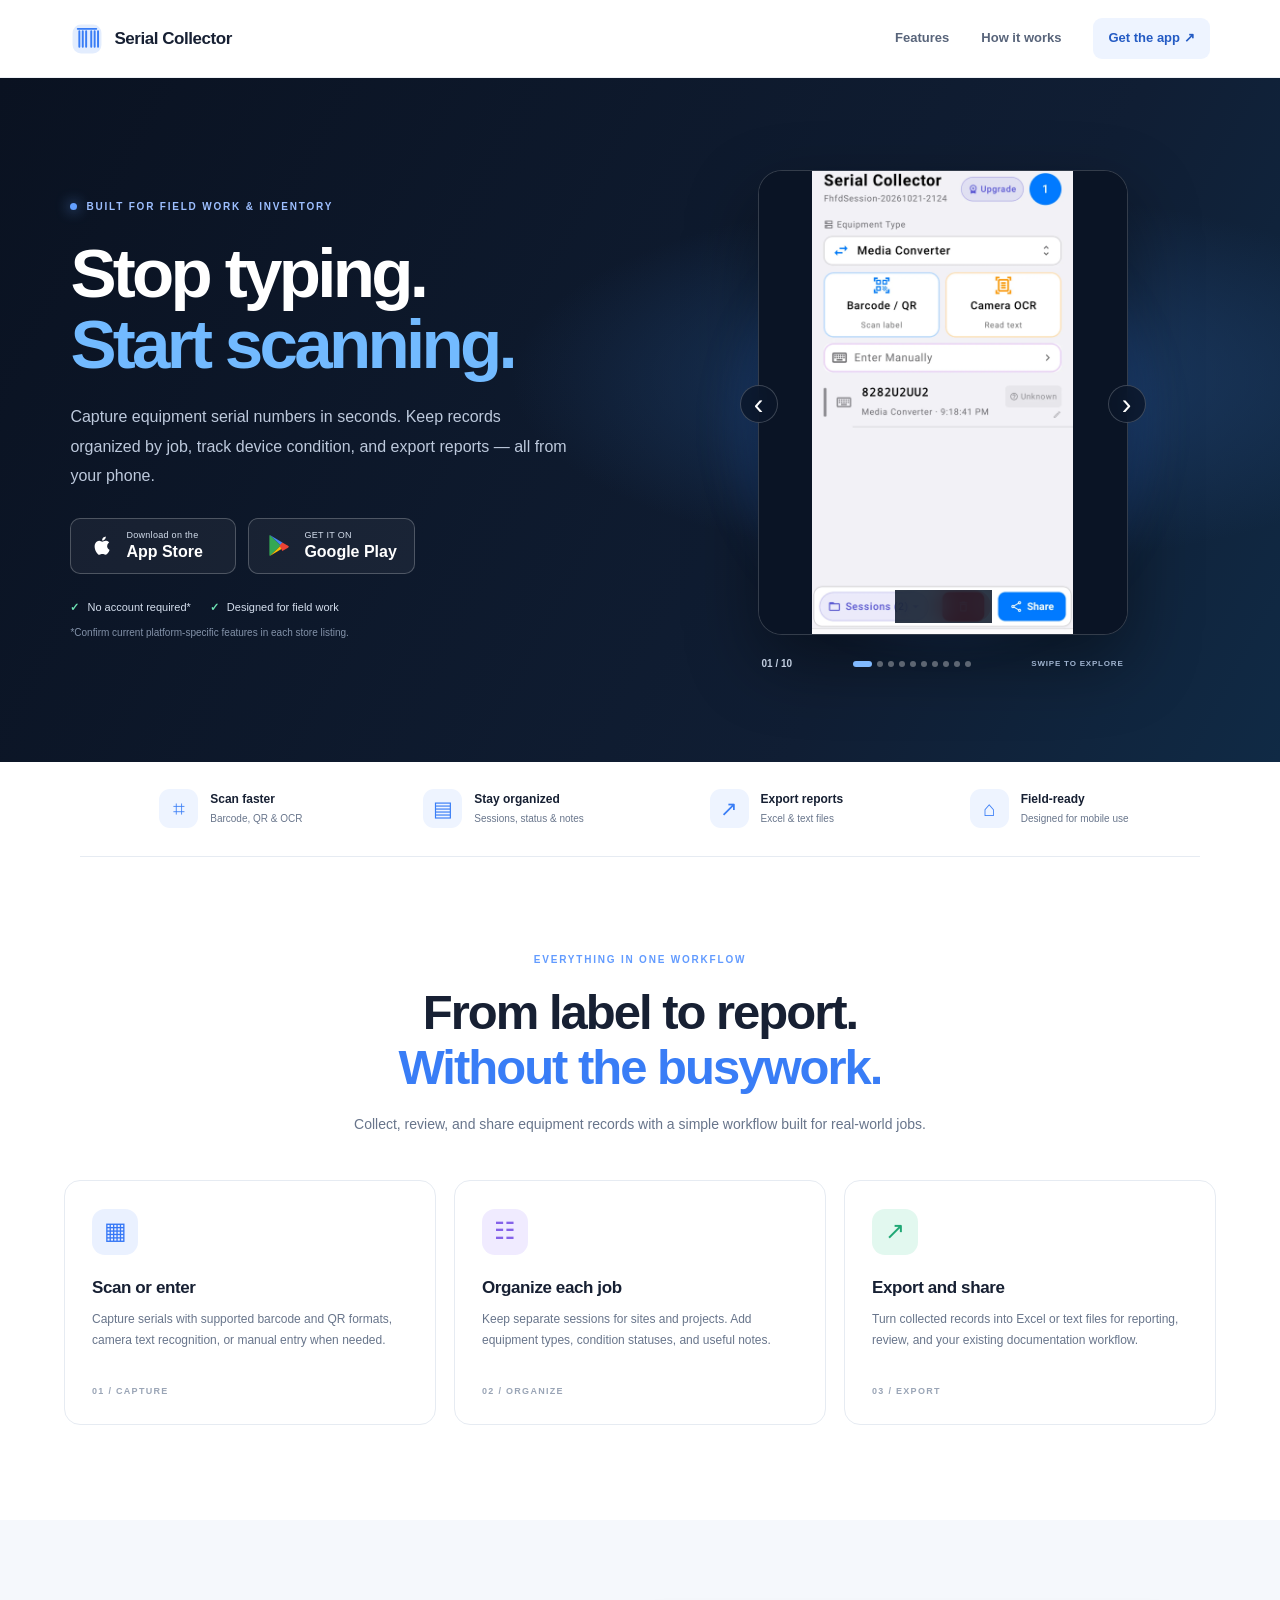
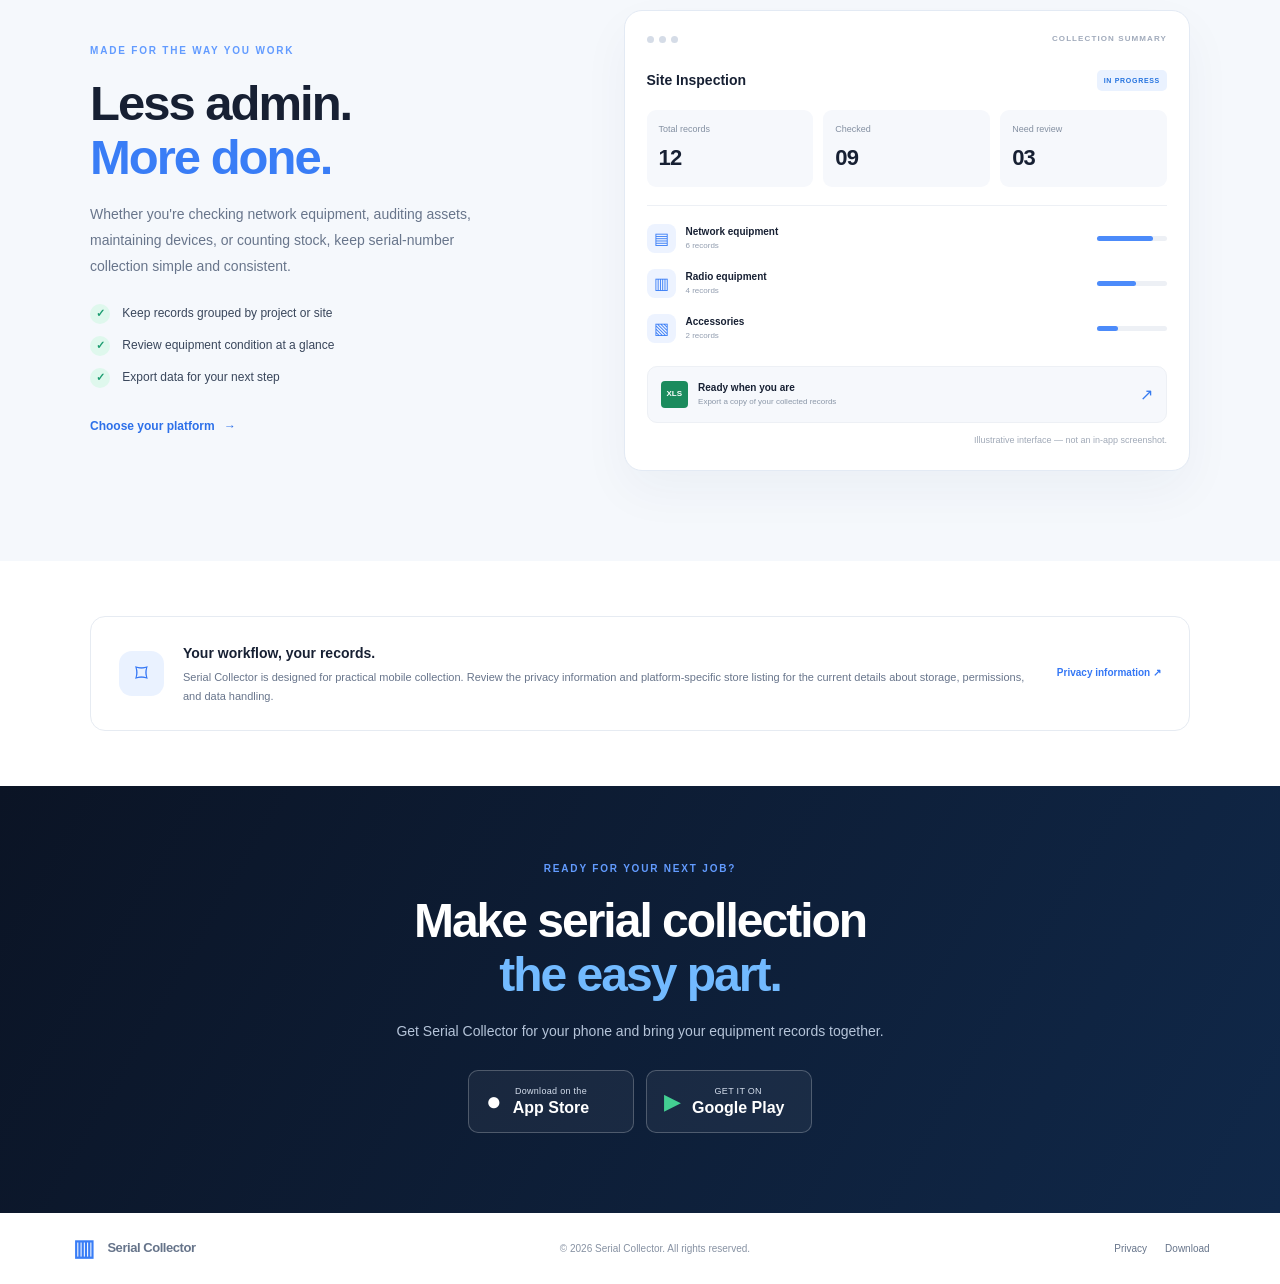
<file: index.html>
<!doctype html>
<html lang="en">
<head>
  <meta charset="utf-8">
  <meta name="viewport" content="width=device-width, initial-scale=1">
  <title>Serial Collector — Stop Typing. Start Scanning.</title>
  <meta name="description" content="Capture equipment serial numbers with barcode and QR scanning, camera OCR, and manual entry. Organize records and export reports with Serial Collector for iPhone and Android.">
  <meta name="theme-color" content="#0b1220">
  <link rel="canonical" href="https://YOUR-SITE-NAME.netlify.app/">
  <link rel="icon" type="image/svg+xml" href="assets/favicon.svg">
  <link rel="stylesheet" href="styles.css">
  <meta property="og:type" content="website">
  <meta property="og:site_name" content="Serial Collector">
  <meta property="og:title" content="Serial Collector — Stop Typing. Start Scanning.">
  <meta property="og:description" content="Capture serial numbers, organize equipment records, and export reports from your phone.">
  <meta property="og:url" content="https://YOUR-SITE-NAME.netlify.app/">
  <meta property="og:image" content="https://YOUR-SITE-NAME.netlify.app/assets/og-image.svg">
  <meta name="twitter:card" content="summary_large_image">
  <meta name="twitter:title" content="Serial Collector — Stop Typing. Start Scanning.">
  <meta name="twitter:description" content="Capture serial numbers, organize equipment records, and export reports from your phone.">
  <meta name="twitter:image" content="https://YOUR-SITE-NAME.netlify.app/assets/og-image.svg">
  <script type="application/ld+json">
  {
    "@context": "https://schema.org",
    "@type": "SoftwareApplication",
    "name": "Serial Collector",
    "applicationCategory": "BusinessApplication",
    "operatingSystem": "iOS, Android",
    "description": "Capture and organize equipment serial numbers using barcode and QR scanning, OCR, and manual entry.",
    "installUrl": [
      "https://apps.apple.com/vn/app/serial-collector/id6761130114?l=vi",
      "https://play.google.com/store/apps/details?id=com.tien.serialcollectorandroid"
    ]
  }
  </script>
</head>
<body>
  <header class="site-header">
    <a class="brand" href="#" aria-label="Serial Collector home">
      <span class="brand-mark" aria-hidden="true"><svg viewBox="0 0 40 40"><rect x="3" y="3" width="34" height="34" rx="10" fill="currentColor" opacity=".14"/><path d="M11 11v18M15 11v18M19 11v18M25 11v18M29 11v18M33 11v18" stroke="currentColor" stroke-width="2.3" stroke-linecap="round"/><path d="M9 8h22" stroke="currentColor" stroke-width="2" stroke-linecap="round"/></svg></span>
      <span>Serial Collector</span>
    </a>
    <nav><a href="#features">Features</a><a href="#workflow">How it works</a><a href="#download" class="nav-cta">Get the app <span aria-hidden="true">↗</span></a></nav>
  </header>

  <main>
    <section class="hero">
      <div class="hero-copy">
        <div class="eyebrow"><span class="eyebrow-dot"></span> BUILT FOR FIELD WORK & INVENTORY</div>
        <h1>Stop typing.<br><span>Start scanning.</span></h1>
        <p class="hero-lede">Capture equipment serial numbers in seconds. Keep records organized by job, track device condition, and export reports — all from your phone.</p>
        <div class="store-buttons" id="download">
          <a class="store-button apple" href="https://apps.apple.com/vn/app/serial-collector/id6761130114?l=vi" target="_blank" rel="noopener noreferrer" data-store="ios">
            <svg viewBox="0 0 24 24" aria-hidden="true"><path fill="currentColor" d="M17.05 12.54c-.02-2.06 1.68-3.05 1.76-3.1-.96-1.4-2.45-1.6-2.98-1.62-1.27-.13-2.49.75-3.14.75-.66 0-1.65-.73-2.72-.71-1.39.02-2.68.82-3.39 2.08-1.45 2.52-.37 6.23 1.02 8.27.68 1 1.49 2.12 2.56 2.08 1.03-.04 1.42-.67 2.67-.67s1.6.67 2.7.65c1.12-.02 1.82-1.01 2.48-2.02.79-1.15 1.11-2.28 1.13-2.34-.03-.01-2.16-.83-2.19-3.37ZM14.98 6.47c.56-.68.94-1.61.83-2.54-.81.04-1.82.54-2.4 1.22-.52.6-.98 1.55-.86 2.46.91.07 1.86-.46 2.43-1.14Z"/></svg>
            <span><small>Download on the</small><strong>App Store</strong></span>
          </a>
          <a class="store-button google" href="https://play.google.com/store/apps/details?id=com.tien.serialcollectorandroid" target="_blank" rel="noopener noreferrer" data-store="android">
            <svg viewBox="0 0 24 24" aria-hidden="true"><path fill="#34A853" d="M3.4 2.7 13.2 12 3.4 21.3c-.3-.3-.4-.7-.4-1.2V3.9c0-.5.1-.9.4-1.2Z"/><path fill="#4285F4" d="m3.4 2.7 11.1 6.6-1.3 2.7L3.4 2.7Z"/><path fill="#FBBC04" d="m3.4 21.3 11.1-6.6-1.3-2.7-9.8 9.3Z"/><path fill="#EA4335" d="m14.5 9.3 5.1 3c.9.5.9 1.1 0 1.6l-5.1 3-2.5-4.9 2.5-2.7Z"/></svg>
            <span><small>GET IT ON</small><strong>Google Play</strong></span>
          </a>
        </div>
        <div class="trust-row"><span><i>✓</i> No account required*</span><span><i>✓</i> Designed for field work</span></div>
        <p class="fine-print">*Confirm current platform-specific features in each store listing.</p>
      </div>
      <div class="hero-visual screenshot-hero" aria-label="Real Serial Collector app screenshots">
        <div class="visual-glow"></div>
        <div class="screenshot-carousel" role="region" aria-roledescription="carousel" aria-label="Serial Collector app screenshots" tabindex="0">
          <div class="screenshot-track">
          <div class="screenshot-slide is-active" data-slide="0" aria-hidden="false">
            <img src="assets/screenshots/screenshot-01.webp" alt="Serial Collector home screen" loading="eager" width="1080" height="1920">
            <span class="screenshot-caption">Collect serials</span>
          </div>
          <div class="screenshot-slide" data-slide="1" aria-hidden="true" hidden>
            <img src="assets/screenshots/screenshot-02.webp" alt="Barcode scanning screen" loading="lazy" width="1080" height="1920">
            <span class="screenshot-caption">Scan a barcode</span>
          </div>
          <div class="screenshot-slide" data-slide="2" aria-hidden="true" hidden>
            <img src="assets/screenshots/screenshot-03.webp" alt="Camera OCR text recognition screen" loading="lazy" width="1080" height="1920">
            <span class="screenshot-caption">Read printed text</span>
          </div>
          <div class="screenshot-slide" data-slide="3" aria-hidden="true" hidden>
            <img src="assets/screenshots/screenshot-04.webp" alt="Manual serial entry screen" loading="lazy" width="1080" height="1920">
            <span class="screenshot-caption">Enter a serial manually</span>
          </div>
          <div class="screenshot-slide" data-slide="4" aria-hidden="true" hidden>
            <img src="assets/screenshots/screenshot-07.webp" alt="Equipment type management screen" loading="lazy" width="1080" height="1920">
            <span class="screenshot-caption">Organize equipment</span>
          </div>
          <div class="screenshot-slide" data-slide="5" aria-hidden="true" hidden>
            <img src="assets/screenshots/screenshot-12.webp" alt="Equipment type search screen" loading="lazy" width="1080" height="1920">
            <span class="screenshot-caption">Find equipment types</span>
          </div>
          <div class="screenshot-slide" data-slide="6" aria-hidden="true" hidden>
            <img src="assets/screenshots/screenshot-08.webp" alt="Create a collection session screen" loading="lazy" width="1080" height="1920">
            <span class="screenshot-caption">Create a session</span>
          </div>
          <div class="screenshot-slide" data-slide="7" aria-hidden="true" hidden>
            <img src="assets/screenshots/screenshot-09.webp" alt="Saved collection sessions screen" loading="lazy" width="1080" height="1920">
            <span class="screenshot-caption">Switch between sessions</span>
          </div>
          <div class="screenshot-slide" data-slide="8" aria-hidden="true" hidden>
            <img src="assets/screenshots/screenshot-06.webp" alt="Export options for Excel and text files" loading="lazy" width="1080" height="1920">
            <span class="screenshot-caption">Export your records</span>
          </div>
          <div class="screenshot-slide" data-slide="9" aria-hidden="true" hidden>
            <img src="assets/screenshots/screenshot-05.webp" alt="Collected serial numbers grouped by equipment type" loading="lazy" width="1080" height="1920">
            <span class="screenshot-caption">Review collected serials</span>
          </div>
          </div>
          <button class="carousel-arrow carousel-prev" type="button" aria-label="Previous screenshot">‹</button>
          <button class="carousel-arrow carousel-next" type="button" aria-label="Next screenshot">›</button>
          <div class="carousel-bottom">
            <span class="carousel-count" aria-live="polite">01 / 10</span>
            <div class="carousel-dots" role="group" aria-label="Choose a screenshot">
              <button type="button" class="carousel-dot is-active" data-go-to="0" aria-label="Show screenshot 1" aria-current="true"></button>
              <button type="button" class="carousel-dot" data-go-to="1" aria-label="Show screenshot 2" aria-current="false"></button>
              <button type="button" class="carousel-dot" data-go-to="2" aria-label="Show screenshot 3" aria-current="false"></button>
              <button type="button" class="carousel-dot" data-go-to="3" aria-label="Show screenshot 4" aria-current="false"></button>
              <button type="button" class="carousel-dot" data-go-to="4" aria-label="Show screenshot 5" aria-current="false"></button>
              <button type="button" class="carousel-dot" data-go-to="5" aria-label="Show screenshot 6" aria-current="false"></button>
              <button type="button" class="carousel-dot" data-go-to="6" aria-label="Show screenshot 7" aria-current="false"></button>
              <button type="button" class="carousel-dot" data-go-to="7" aria-label="Show screenshot 8" aria-current="false"></button>
              <button type="button" class="carousel-dot" data-go-to="8" aria-label="Show screenshot 9" aria-current="false"></button>
              <button type="button" class="carousel-dot" data-go-to="9" aria-label="Show screenshot 10" aria-current="false"></button>
            </div>
            <span class="carousel-hint">SWIPE TO EXPLORE</span>
          </div>
        </div>
      </div>
    </section>

    <section class="proof-strip" aria-label="Key benefits">
      <div><span class="proof-icon">⌗</span><span><b>Scan faster</b><small>Barcode, QR & OCR</small></span></div>
      <div><span class="proof-icon">▤</span><span><b>Stay organized</b><small>Sessions, status & notes</small></span></div>
      <div><span class="proof-icon">↗</span><span><b>Export reports</b><small>Excel & text files</small></span></div>
      <div><span class="proof-icon">⌂</span><span><b>Field-ready</b><small>Designed for mobile use</small></span></div>
    </section>

    <section class="section features-section" id="features">
      <div class="section-heading"><div class="eyebrow">EVERYTHING IN ONE WORKFLOW</div><h2>From label to report.<br><span>Without the busywork.</span></h2><p>Collect, review, and share equipment records with a simple workflow built for real-world jobs.</p></div>
      <div class="feature-grid">
        <article class="feature-card"><div class="feature-icon blue">▦</div><h3>Scan or enter</h3><p>Capture serials with supported barcode and QR formats, camera text recognition, or manual entry when needed.</p><span class="feature-number">01 / CAPTURE</span></article>
        <article class="feature-card"><div class="feature-icon violet">☷</div><h3>Organize each job</h3><p>Keep separate sessions for sites and projects. Add equipment types, condition statuses, and useful notes.</p><span class="feature-number">02 / ORGANIZE</span></article>
        <article class="feature-card"><div class="feature-icon green">↗</div><h3>Export and share</h3><p>Turn collected records into Excel or text files for reporting, review, and your existing documentation workflow.</p><span class="feature-number">03 / EXPORT</span></article>
      </div>
    </section>

    <section class="workflow-section" id="workflow">
      <div class="workflow-copy"><div class="eyebrow">MADE FOR THE WAY YOU WORK</div><h2>Less admin.<br><span>More done.</span></h2><p>Whether you're checking network equipment, auditing assets, maintaining devices, or counting stock, keep serial-number collection simple and consistent.</p><ul><li><span>✓</span> Keep records grouped by project or site</li><li><span>✓</span> Review equipment condition at a glance</li><li><span>✓</span> Export data for your next step</li></ul><a class="text-link" href="#download">Choose your platform <span>→</span></a></div>
      <div class="workflow-panel"><div class="panel-top"><span class="panel-dot"></span><span class="panel-dot"></span><span class="panel-dot"></span><span class="panel-caption">COLLECTION SUMMARY</span></div><div class="summary-title">Site Inspection <span class="summary-badge">IN PROGRESS</span></div><div class="summary-metrics"><div><small>Total records</small><b>12</b></div><div><small>Checked</small><b>09</b></div><div><small>Need review</small><b>03</b></div></div><div class="summary-divider"></div><div class="summary-row"><span class="summary-symbol">▤</span><span><b>Network equipment</b><small>6 records</small></span><span class="summary-bar"><i style="width:80%"></i></span></div><div class="summary-row"><span class="summary-symbol">▥</span><span><b>Radio equipment</b><small>4 records</small></span><span class="summary-bar"><i style="width:55%"></i></span></div><div class="summary-row"><span class="summary-symbol">▧</span><span><b>Accessories</b><small>2 records</small></span><span class="summary-bar"><i style="width:30%"></i></span></div><div class="export-note"><span class="export-file">XLS</span><span><b>Ready when you are</b><small>Export a copy of your collected records</small></span><span class="export-arrow">↗</span></div><p class="illustration-note">Illustrative interface — not an in-app screenshot.</p></div>
    </section>

    <section class="privacy-section"><div class="privacy-symbol">⌑</div><div><h3>Your workflow, your records.</h3><p>Serial Collector is designed for practical mobile collection. Review the privacy information and platform-specific store listing for the current details about storage, permissions, and data handling.</p></div><a href="privacy.html" class="privacy-link">Privacy information ↗</a></section>

    <section class="final-cta"><div class="eyebrow">READY FOR YOUR NEXT JOB?</div><h2>Make serial collection<br><span>the easy part.</span></h2><p>Get Serial Collector for your phone and bring your equipment records together.</p><div class="store-buttons centered"><a class="store-button apple" href="https://apps.apple.com/vn/app/serial-collector/id6761130114?l=vi" target="_blank" rel="noopener noreferrer" data-store="ios"><span class="store-letter">●</span><span><small>Download on the</small><strong>App Store</strong></span></a><a class="store-button google" href="https://play.google.com/store/apps/details?id=com.tien.serialcollectorandroid" target="_blank" rel="noopener noreferrer" data-store="android"><span class="play-triangle">▶</span><span><small>GET IT ON</small><strong>Google Play</strong></span></a></div></section>
  </main>

  <footer class="site-footer"><a class="brand footer-brand" href="#"><span class="brand-mark">▥</span><span>Serial Collector</span></a><span>© <span id="year"></span> Serial Collector. All rights reserved.</span><div><a href="privacy.html">Privacy</a><a href="#download">Download</a></div></footer>
  <script src="script.js"></script>
</body>
</html>
</file>
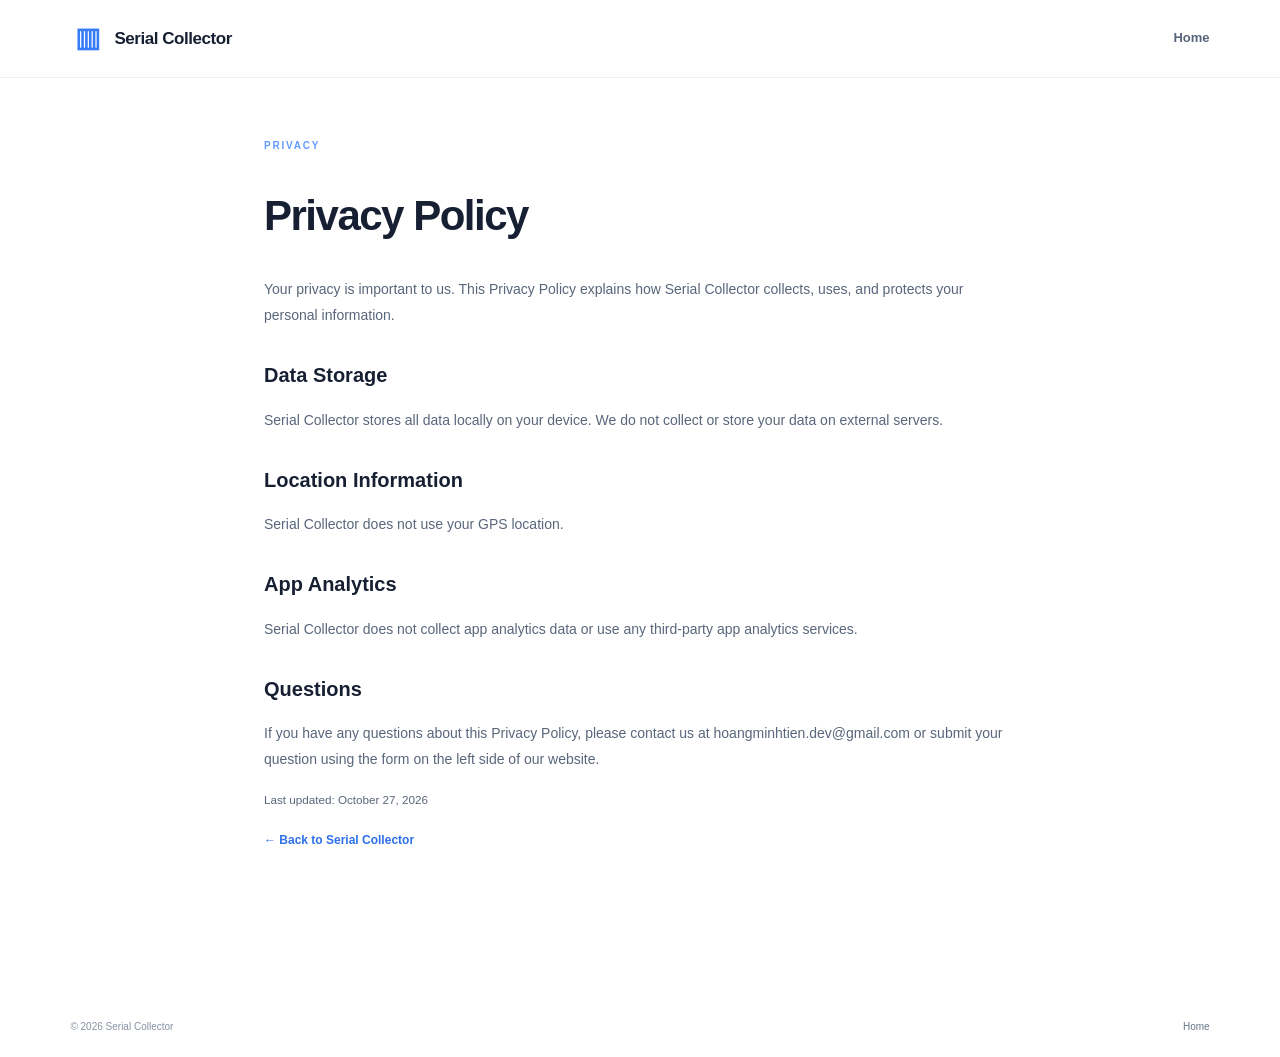
<file: privacy.html>
<!doctype html>
<html lang="en">
<head>
  <meta charset="utf-8">
  <meta name="viewport" content="width=device-width, initial-scale=1">
  <title>Privacy Policy — Serial Collector</title>
  <meta name="description" content="Read the Serial Collector Privacy Policy, including information about local data storage, location information, and app analytics.">
  <link rel="stylesheet" href="styles.css">
  <style>
    .privacy-page{max-width:800px;margin:60px auto;padding:0 24px 70px}
    .privacy-page h1{font-size:42px;letter-spacing:-1.5px}
    .privacy-page h2{margin-top:30px;font-size:20px}
    .privacy-page p,.privacy-page li{color:#59667b;font-size:14px;line-height:1.85}
  </style>
</head>
<body>
  <header class="site-header">
    <a class="brand" href="index.html"><span class="brand-mark">▥</span><span>Serial Collector</span></a>
    <nav><a href="index.html">Home</a></nav>
  </header>

  <main class="privacy-page">
    <div class="eyebrow">PRIVACY</div>
    <h1>Privacy Policy</h1>
    <p>Your privacy is important to us. This Privacy Policy explains how Serial Collector collects, uses, and protects your personal information.</p>

    <h2>Data Storage</h2>
    <p>Serial Collector stores all data locally on your device. We do not collect or store your data on external servers.</p>

    <h2>Location Information</h2>
    <p>Serial Collector does not use your GPS location.</p>

    <h2>App Analytics</h2>
    <p>Serial Collector does not collect app analytics data or use any third-party app analytics services.</p>

    <h2>Questions</h2>
    <p>If you have any questions about this Privacy Policy, please contact us at <a href="mailto:hoangminhtien.dev@gmail.com">hoangminhtien.dev@gmail.com</a> or submit your question using the form on the left side of our website.</p>

    <p><small>Last updated: October 27, 2026</small></p>
    <p><a class="text-link" href="index.html">← Back to Serial Collector</a></p>
  </main>

  <footer class="site-footer">
    <span>© <span id="year"></span> Serial Collector</span>
    <a href="index.html">Home</a>
  </footer>
  <script>document.getElementById("year").textContent=new Date().getFullYear();</script>
</body>
</html>
</file>
<file: styles.css>
:root{--navy:#0b1220;--navy2:#111d31;--blue:#4b8bff;--cyan:#7bd9ff;--text:#172033;--muted:#68758b;--line:#e6ebf2;--bg:#fff;--soft:#f5f8fc;--green:#2ebd86}*{box-sizing:border-box}html{scroll-behavior:smooth;scroll-padding-top:90px}body{margin:0;font-family:Inter,-apple-system,BlinkMacSystemFont,"Segoe UI",Roboto,Helvetica,Arial,sans-serif;color:var(--text);background:var(--bg);line-height:1.6;-webkit-font-smoothing:antialiased}a{color:inherit;text-decoration:none}.site-header{height:78px;display:flex;align-items:center;justify-content:space-between;padding:0 max(5.5%,calc((100% - 1200px)/2));border-bottom:1px solid #eef1f6;background:#fff}.brand{display:flex;align-items:center;gap:10px;font-weight:800;letter-spacing:-.45px;font-size:17px}.brand-mark{width:34px;height:34px;color:#397df6;display:inline-flex;align-items:center;justify-content:center;font-size:27px}.brand-mark svg{width:100%;height:100%}nav{display:flex;align-items:center;gap:32px;font-size:13px;font-weight:650;color:#58647a}nav a:hover,.site-footer a:hover{color:#397df6}.nav-cta{background:#eef4ff;color:#245bc4;padding:10px 15px;border-radius:9px}.hero{background:radial-gradient(ellipse at 77% 44%,#1d3e69 0,transparent 34%),linear-gradient(118deg,#0a1221 0%,#101e34 70%,#102a45 100%);color:white;min-height:580px;padding:82px max(5.5%,calc((100% - 1200px)/2)) 72px;display:grid;grid-template-columns:1.03fr .97fr;align-items:center;gap:38px;overflow:hidden}.hero-copy{max-width:590px;position:relative;z-index:1}.eyebrow{font-size:10px;letter-spacing:1.8px;font-weight:800;color:#629bff;display:flex;align-items:center;gap:9px}.hero .eyebrow{color:#9dbfff}.eyebrow-dot{width:7px;height:7px;border-radius:50%;background:#63a0ff;box-shadow:0 0 14px #63a0ff}.hero h1{font-size:clamp(44px,5.4vw,70px);letter-spacing:-3.7px;line-height:1.03;margin:23px 0 22px;font-weight:820}.hero h1 span,.section-heading h2 span,.workflow-copy h2 span,.final-cta h2 span{color:#72baff}.hero-lede{max-width:500px;color:#bdc9dc;font-size:16px;line-height:1.85;margin:0 0 27px}.store-buttons{display:flex;gap:12px;flex-wrap:wrap}.store-button{display:flex;align-items:center;gap:11px;min-width:166px;padding:10px 17px;border:1px solid #ffffff3b;border-radius:10px;background:#ffffff0d;transition:transform .2s,background .2s}.store-button:hover{transform:translateY(-2px);background:#ffffff19}.store-button svg{width:27px;height:27px;flex-shrink:0}.store-button span:not(.store-letter):not(.play-triangle){display:flex;flex-direction:column;line-height:1.35}.store-button small{font-size:9px;letter-spacing:.3px;color:#d4deed}.store-button strong{font-size:16px;color:#fff;font-weight:700}.trust-row{display:flex;gap:19px;flex-wrap:wrap;margin-top:25px;font-size:11px;color:#d4deed}.trust-row i{font-style:normal;color:#6ee2b4;font-weight:900;margin-right:5px}.fine-print{font-size:10px;color:#8392a9;margin-top:9px}.hero-visual{position:relative;min-height:420px;display:flex;align-items:center;justify-content:center}.visual-glow{position:absolute;width:340px;height:340px;border-radius:50%;background:#2b71dc24;filter:blur(18px)}.phone{width:254px;min-height:440px;border:7px solid #263449;border-radius:35px;background:#f6f8fc;box-shadow:0 32px 80px #0007;position:relative;z-index:1;transform:rotate(2deg);overflow:hidden;color:#172033}.phone-top{height:26px;padding:5px 14px 0;display:flex;justify-content:space-between;font-size:9px;font-weight:800;background:#f6f8fc}.phone-status{letter-spacing:2px}.app-screen{padding:8px 13px 0}.app-title-row{display:flex;align-items:center;gap:7px;margin:6px 0 13px}.tiny-mark{background:#276cf1;color:white;border-radius:8px;width:27px;height:27px;display:grid;place-items:center;font-size:17px}.app-title-row div{display:flex;flex-direction:column;flex:1}.app-title-row b{font-size:11px}.app-title-row small,.session-sub{font-size:8px;color:#8a96a8}.round-menu{font-size:12px;color:#7b8798}.session-card{background:linear-gradient(130deg,#1769e9,#4e9aff);border-radius:12px;color:white;padding:12px;margin-bottom:15px;box-shadow:0 7px 16px #1769e926}.session-label{display:block;font-size:7px;letter-spacing:1px;opacity:.8}.session-card>b{display:block;font-size:14px;margin-top:3px}.session-sub{color:#e0ebff}.progress-line{height:4px;border-radius:5px;background:#ffffff4a;margin:11px 0 5px}.progress-line span{display:block;width:72%;height:100%;background:#fff;border-radius:5px}.session-card>small{font-size:8px}.record-heading{display:flex;justify-content:space-between;font-size:10px;margin-bottom:7px}.record-heading span{font-size:8px;color:#3479e9}.record{display:flex;align-items:center;gap:7px;padding:9px 0;border-bottom:1px solid #e7ebf2}.device-icon{width:29px;height:29px;border-radius:8px;background:#e9f0ff;color:#397df6;display:grid;place-items:center;font-size:16px}.record div{display:flex;flex-direction:column;flex:1}.record b{font-size:9px}.record small{font-size:7px;color:#8490a1}.status{font-size:7px;padding:3px 5px;border-radius:5px}.good{background:#e1f8ed;color:#16885d}.check{background:#fff0d9;color:#a56a12}.scan-button{display:flex;align-items:center;justify-content:center;gap:8px;background:#286ff0;color:white;padding:9px;border-radius:9px;margin-top:13px;font-size:9px;font-weight:700}.scan-button span{font-size:16px}.tab-bar{display:flex;justify-content:space-around;padding:12px 0 7px;color:#8b96a8;font-size:14px}.tab-bar>span{display:flex;align-items:center;flex-direction:column;gap:2px}.tab-bar small{font-size:7px}.tab-bar .selected{color:#2c70ed}.floating-tag{position:absolute;z-index:2;display:flex;align-items:center;gap:9px;background:#fff;color:#1c2940;padding:11px 14px;border-radius:12px;box-shadow:0 14px 35px #0003;font-size:10px}.tag-top{top:53px;right:-2px}.tag-bottom{bottom:42px;left:-6px}.mini-check{width:23px;height:23px;display:grid;place-items:center;background:#dcf9ec;color:#15966a;border-radius:7px;font-weight:900}.excel-icon{display:grid;place-items:center;width:29px;height:31px;border-radius:5px;background:#187c50;color:white;font-weight:900;font-size:13px}.tag-bottom>span:last-child{display:flex;flex-direction:column}.tag-bottom small{color:#8a96a8;font-size:8px}.proof-strip{display:grid;grid-template-columns:repeat(4,1fr);gap:15px;max-width:1120px;margin:-1px auto 0;padding:28px 22px;border-bottom:1px solid var(--line)}.proof-strip>div{display:flex;align-items:center;gap:12px;justify-content:center}.proof-icon{width:39px;height:39px;display:grid;place-items:center;border-radius:11px;background:#eef4ff;color:#397df6;font-size:21px}.proof-strip b,.proof-strip small{display:block}.proof-strip b{font-size:12px}.proof-strip small{font-size:10px;color:var(--muted);margin-top:2px}.section{padding:95px 24px}.features-section{max-width:1200px;margin:auto}.section-heading{text-align:center;max-width:650px;margin:0 auto 42px}.section-heading .eyebrow{justify-content:center}.section-heading h2,.workflow-copy h2,.final-cta h2{font-size:clamp(34px,4vw,49px);line-height:1.12;letter-spacing:-2px;margin:17px 0}.section-heading h2 span,.workflow-copy h2 span{color:#397df6}.section-heading p,.workflow-copy>p,.final-cta>p{font-size:14px;color:var(--muted);line-height:1.85}.feature-grid{display:grid;grid-template-columns:repeat(3,1fr);gap:18px}.feature-card{border:1px solid var(--line);border-radius:16px;padding:28px 27px 22px;min-height:235px;background:#fff;transition:transform .2s,box-shadow .2s}.feature-card:hover{transform:translateY(-4px);box-shadow:0 16px 35px #13264b0c}.feature-icon{width:46px;height:46px;display:grid;place-items:center;border-radius:13px;font-size:24px}.feature-icon.blue{background:#eaf1ff;color:#3677f6}.feature-icon.violet{background:#f0ebff;color:#8562e9}.feature-icon.green{background:#e2f8ef;color:#20a875}.feature-card h3{font-size:17px;margin:19px 0 8px;letter-spacing:-.4px}.feature-card p{font-size:12px;color:var(--muted);line-height:1.8;margin:0 0 24px}.feature-number{font-size:9px;letter-spacing:1.3px;font-weight:800;color:#9aa5b6}.workflow-section{background:var(--soft);padding:90px max(6%,calc((100% - 1100px)/2));display:grid;grid-template-columns:.9fr 1.1fr;align-items:center;gap:70px}.workflow-copy h2{margin-bottom:17px}.workflow-copy>p{max-width:420px}.workflow-copy ul{list-style:none;padding:0;margin:24px 0;display:grid;gap:12px;font-size:12px;color:#39465b}.workflow-copy li span{display:inline-grid;place-items:center;background:#dff8ed;color:#1c9c70;border-radius:50%;width:20px;height:20px;margin-right:9px;font-size:11px;font-weight:900}.text-link{font-size:12px;font-weight:800;color:#2d70e9}.text-link span{margin-left:6px}.workflow-panel{background:white;border:1px solid #e3eaf4;border-radius:18px;padding:22px;box-shadow:0 20px 50px #19365b0b}.panel-top{display:flex;gap:5px;align-items:center;margin-bottom:24px}.panel-dot{width:7px;height:7px;border-radius:50%;background:#d5dce7}.panel-caption{margin-left:auto;font-size:8px;letter-spacing:1.1px;color:#a0aabb;font-weight:800}.summary-title{font-size:14px;font-weight:800;display:flex;align-items:center;justify-content:space-between}.summary-badge{font-size:7px;letter-spacing:.7px;padding:5px 7px;border-radius:5px;color:#2473df;background:#eaf2ff}.summary-metrics{display:grid;grid-template-columns:repeat(3,1fr);gap:10px;margin:18px 0}.summary-metrics>div{background:#f6f8fc;padding:12px;border-radius:9px}.summary-metrics small,.summary-metrics b{display:block}.summary-metrics small{font-size:9px;color:#8490a2}.summary-metrics b{font-size:22px;letter-spacing:-.8px;margin-top:4px}.summary-divider{height:1px;background:#edf0f5;margin:18px 0}.summary-row{display:flex;align-items:center;gap:10px;margin:16px 0}.summary-symbol{width:29px;height:29px;border-radius:8px;background:#edf3ff;color:#397df6;display:grid;place-items:center}.summary-row>span:nth-child(2){display:flex;flex-direction:column;flex:1}.summary-row b{font-size:10px}.summary-row small{font-size:8px;color:#929daf}.summary-bar{height:5px;width:70px;border-radius:5px;background:#edf0f5}.summary-bar i{height:100%;display:block;background:#4c8bfa;border-radius:5px}.export-note{display:flex;align-items:center;gap:10px;margin-top:23px;padding:13px;background:#f6f8fc;border:1px solid #edf0f5;border-radius:10px}.export-file{background:#1b8b5d;color:white;padding:7px 6px;font-size:8px;font-weight:900;border-radius:4px}.export-note>span:nth-child(2){display:flex;flex-direction:column;flex:1}.export-note b{font-size:10px}.export-note small{font-size:8px;color:#8b97a8}.export-arrow{color:#377bf0}.illustration-note{font-size:9px;text-align:right;color:#a0a9b7;margin:10px 0 0}.privacy-section{max-width:1100px;margin:55px auto;padding:25px 28px;display:flex;align-items:center;gap:19px;border:1px solid var(--line);border-radius:15px}.privacy-symbol{width:45px;height:45px;flex-shrink:0;border-radius:13px;background:#eaf2ff;color:#3477f5;display:grid;place-items:center;font-size:25px}.privacy-section h3{font-size:14px;margin:0 0 4px}.privacy-section p{font-size:11px;color:var(--muted);margin:0;line-height:1.7}.privacy-link{font-size:10px;font-weight:800;color:#3477f5;white-space:nowrap;margin-left:auto}.final-cta{background:linear-gradient(120deg,#0b1425,#102849);text-align:center;color:white;padding:75px 20px 80px}.final-cta .eyebrow{justify-content:center}.final-cta h2{font-size:clamp(35px,4vw,48px)}.final-cta>p{color:#b5c4d9;margin:0 auto 25px}.centered{justify-content:center}.store-letter{font-size:26px;color:white}.play-triangle{font-size:22px;color:#43cf92}.site-footer{display:flex;align-items:center;justify-content:space-between;gap:18px;padding:22px max(5.5%,calc((100% - 1200px)/2));font-size:10px;color:#8792a3}.footer-brand{font-size:13px;color:#1d2a40}.footer-brand .brand-mark{font-size:23px;width:27px;height:27px}.site-footer>div{display:flex;gap:18px}.site-footer a{color:#66748a}
@media(max-width:850px){.hero{grid-template-columns:1fr;gap:10px;padding-top:65px;text-align:center}.hero-copy{margin:auto}.hero .eyebrow,.trust-row{justify-content:center}.hero-lede{margin-left:auto;margin-right:auto}.store-buttons{justify-content:center}.hero-visual{min-height:455px;margin-top:5px}.tag-top{right:calc(50% - 190px)}.tag-bottom{left:calc(50% - 185px)}.proof-strip{grid-template-columns:repeat(2,1fr);max-width:620px;row-gap:23px}.workflow-section{grid-template-columns:1fr;gap:35px}.workflow-copy{max-width:600px;margin:auto}.workflow-panel{width:100%;max-width:600px;margin:auto}.privacy-section{margin:35px 20px}.feature-grid{gap:12px}.feature-card{padding:23px 19px}}@media(max-width:560px){.site-header{height:66px;padding:0 18px}.brand{font-size:15px}nav{gap:14px;font-size:11px}nav>a:first-child,nav>a:nth-child(2){display:none}.nav-cta{padding:9px 11px}.hero{padding:52px 20px 42px}.hero h1{font-size:49px;letter-spacing:-2.7px}.hero-lede{font-size:14px}.store-buttons{gap:9px}.store-button{min-width:145px;padding:9px 11px;gap:8px}.store-button strong{font-size:14px}.store-button svg{width:23px;height:23px}.trust-row{gap:10px;font-size:10px}.hero-visual{transform:scale(.92);margin:-5px -15px -15px;min-height:430px}.tag-top{right:calc(50% - 185px)}.tag-bottom{left:calc(50% - 180px)}.proof-strip{padding:24px 16px;gap:18px 10px}.proof-strip>div{justify-content:flex-start;gap:8px}.proof-icon{width:33px;height:33px;flex-shrink:0}.proof-strip b{font-size:10px}.proof-strip small{font-size:9px}.section{padding:68px 18px}.section-heading h2,.workflow-copy h2{font-size:37px}.feature-grid{grid-template-columns:1fr}.feature-card{min-height:auto}.workflow-section{padding:65px 20px}.workflow-panel{padding:16px}.summary-metrics{gap:6px}.summary-metrics>div{padding:9px}.summary-metrics small{font-size:8px}.summary-metrics b{font-size:19px}.summary-row{gap:7px}.summary-bar{width:50px}.privacy-section{padding:20px;align-items:flex-start;flex-wrap:wrap}.privacy-section>div:nth-child(2){flex:1;min-width:180px}.privacy-link{margin-left:64px}.final-cta{padding:60px 16px}.final-cta h2{font-size:38px}.site-footer{padding:20px;flex-wrap:wrap;justify-content:center;text-align:center}.site-footer>span{order:3;width:100%}}


/* Real app screenshot carousel */
.screenshot-hero{min-height:530px;isolation:isolate}
.screenshot-hero .visual-glow{width:420px;height:420px;background:#2b71dc30}
.screenshot-carousel{position:relative;z-index:1;width:min(100%,370px);padding:0 0 45px;outline:none;touch-action:pan-y;user-select:none;-webkit-user-select:none}
.screenshot-carousel:focus-visible{border-radius:22px;outline:2px solid #8bc5ff;outline-offset:5px}
.screenshot-track{position:relative;width:100%;height:465px;display:flex;align-items:center;justify-content:center;overflow:hidden;border:1px solid #ffffff2c;border-radius:24px;background:#0a1425;box-shadow:0 28px 70px #0006}
.screenshot-slide{position:absolute;inset:0;display:flex;align-items:center;justify-content:center;background:#101b2b;opacity:0;transform:translateX(28px) scale(.985);transition:opacity .32s ease,transform .32s ease;pointer-events:none}
.screenshot-slide[hidden]{display:none}
.screenshot-slide.is-active{opacity:1;transform:translateX(0) scale(1);pointer-events:auto}
.screenshot-slide img{display:block;width:100%;height:100%;object-fit:contain;background:#0a1425;-webkit-user-drag:none;user-select:none}
.screenshot-caption{position:absolute;left:12px;right:12px;bottom:12px;width:max-content;max-width:calc(100% - 24px);margin:auto;padding:7px 12px;border:1px solid #ffffff20;border-radius:999px;background:#091426d9;color:#fff;text-align:center;font-size:10px;font-weight:700;letter-spacing:.15px;backdrop-filter:blur(12px)}
.carousel-arrow{position:absolute;top:215px;z-index:3;width:38px;height:38px;border:1px solid #ffffff35;border-radius:50%;background:#0b1628cc;color:#fff;font-size:29px;line-height:1;display:grid;place-items:center;cursor:pointer;transition:background .2s,transform .2s;backdrop-filter:blur(10px)}
.carousel-arrow:hover{background:#347cf1;transform:scale(1.06)}
.carousel-prev{left:-18px}.carousel-next{right:-18px}
.carousel-bottom{position:absolute;left:4px;right:4px;bottom:8px;display:flex;align-items:center;justify-content:space-between;gap:9px;color:#c2cee0}
.carousel-count{font-size:10px;font-variant-numeric:tabular-nums;font-weight:800;white-space:nowrap}
.carousel-dots{display:flex;align-items:center;justify-content:center;gap:5px}
.carousel-dot{width:6px;height:6px;padding:0;border:0;border-radius:99px;background:#ffffff55;cursor:pointer;transition:width .2s,background .2s}
.carousel-dot.is-active{width:19px;background:#80b9ff}
.carousel-hint{font-size:8px;letter-spacing:.8px;font-weight:800;white-space:nowrap;color:#9fb3cf}
@media(max-width:850px){.screenshot-hero{min-height:520px;margin-top:15px}.screenshot-carousel{width:min(100%,340px)}.screenshot-track{height:450px}.carousel-arrow{top:208px}.carousel-prev{left:-12px}.carousel-next{right:-12px}}
@media(max-width:560px){.hero-visual.screenshot-hero{transform:none;min-height:0;margin:15px 0 0;padding:0 5px}.screenshot-carousel{width:min(100%,310px);padding-bottom:40px}.screenshot-track{height:min(124vw,430px);min-height:340px;border-radius:20px}.carousel-arrow{top:calc((min(124vw,430px) - 38px)/2);width:34px;height:34px}.carousel-prev{left:-10px}.carousel-next{right:-10px}.carousel-bottom{left:2px;right:2px}.carousel-hint{font-size:7px}.carousel-dots{gap:4px}.carousel-dot{width:5px;height:5px}.carousel-dot.is-active{width:15px}}
@media(prefers-reduced-motion:reduce){.screenshot-slide,.carousel-arrow,.carousel-dot{transition:none}}
</file>
